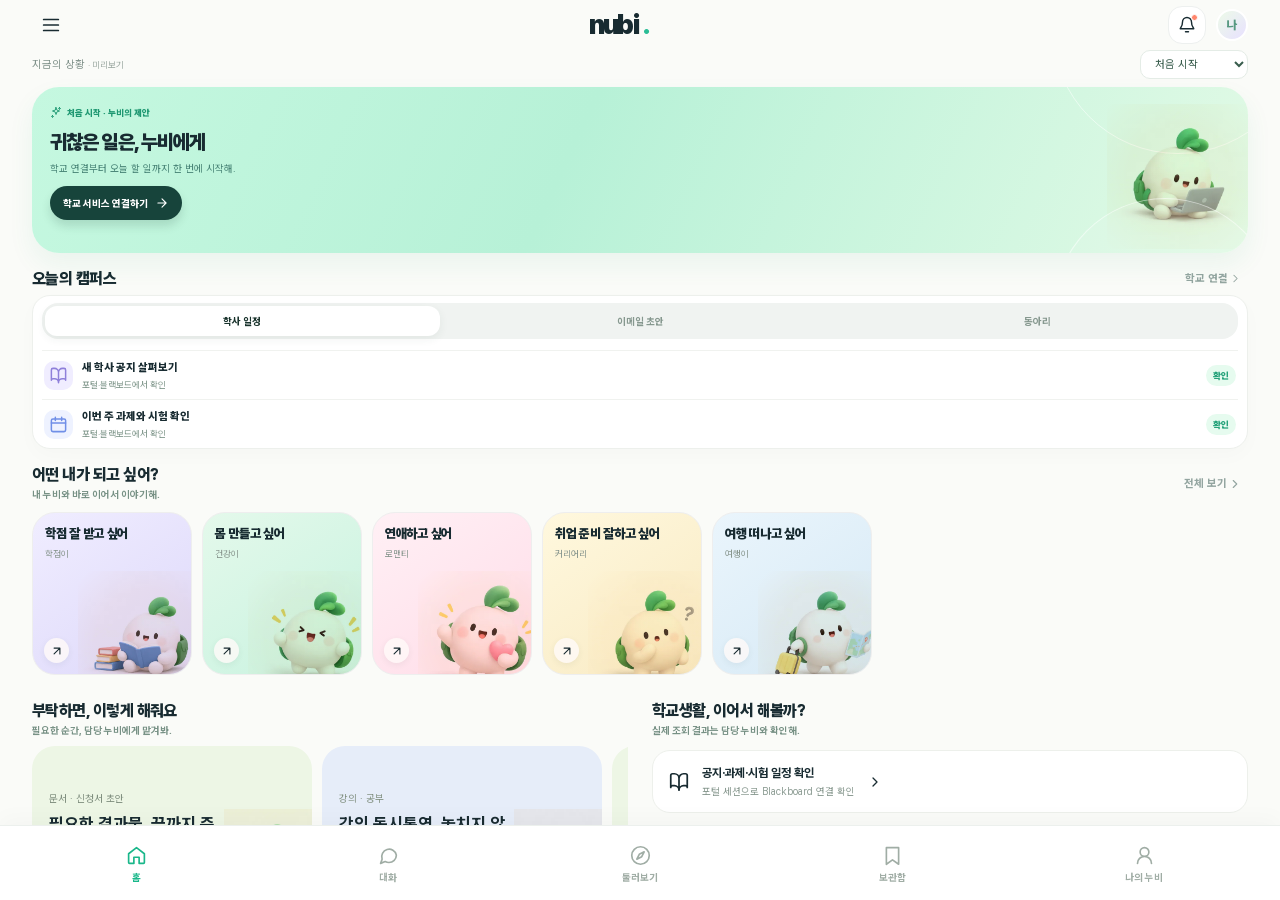
<file: mobile-aside-mvp/app/src/campushome/assets/nubi_home/index.html>
<!doctype html><html lang="ko"><head><meta charset="utf-8"><meta name="viewport" content="width=device-width,initial-scale=1,viewport-fit=cover"><meta http-equiv="Content-Security-Policy" content="default-src 'self' file:; script-src 'self' 'unsafe-inline'; style-src 'self' 'unsafe-inline'; img-src 'self' file: data:; font-src 'self' file:; connect-src 'none'; frame-src 'none'; object-src 'none'; form-action 'none'"><title>누비 · 새 홈</title><link rel="stylesheet" href="style.css"></head><body><div class="phone-shell"><div id="app" class="app" role="application" aria-label="누비 새 홈"></div></div><script>const NUBI_IMAGES={1:'assets/character_01.webp',2:'assets/character_02.webp',3:'assets/character_03.webp',4:'assets/character_04.webp',5:'assets/character_05.webp',6:'assets/character_06.webp',7:'assets/character_07.webp',8:'assets/character_08.webp',9:'assets/character_09.webp',10:'assets/character_10.webp'}</script><script src="app.js"></script></body></html>
</file>
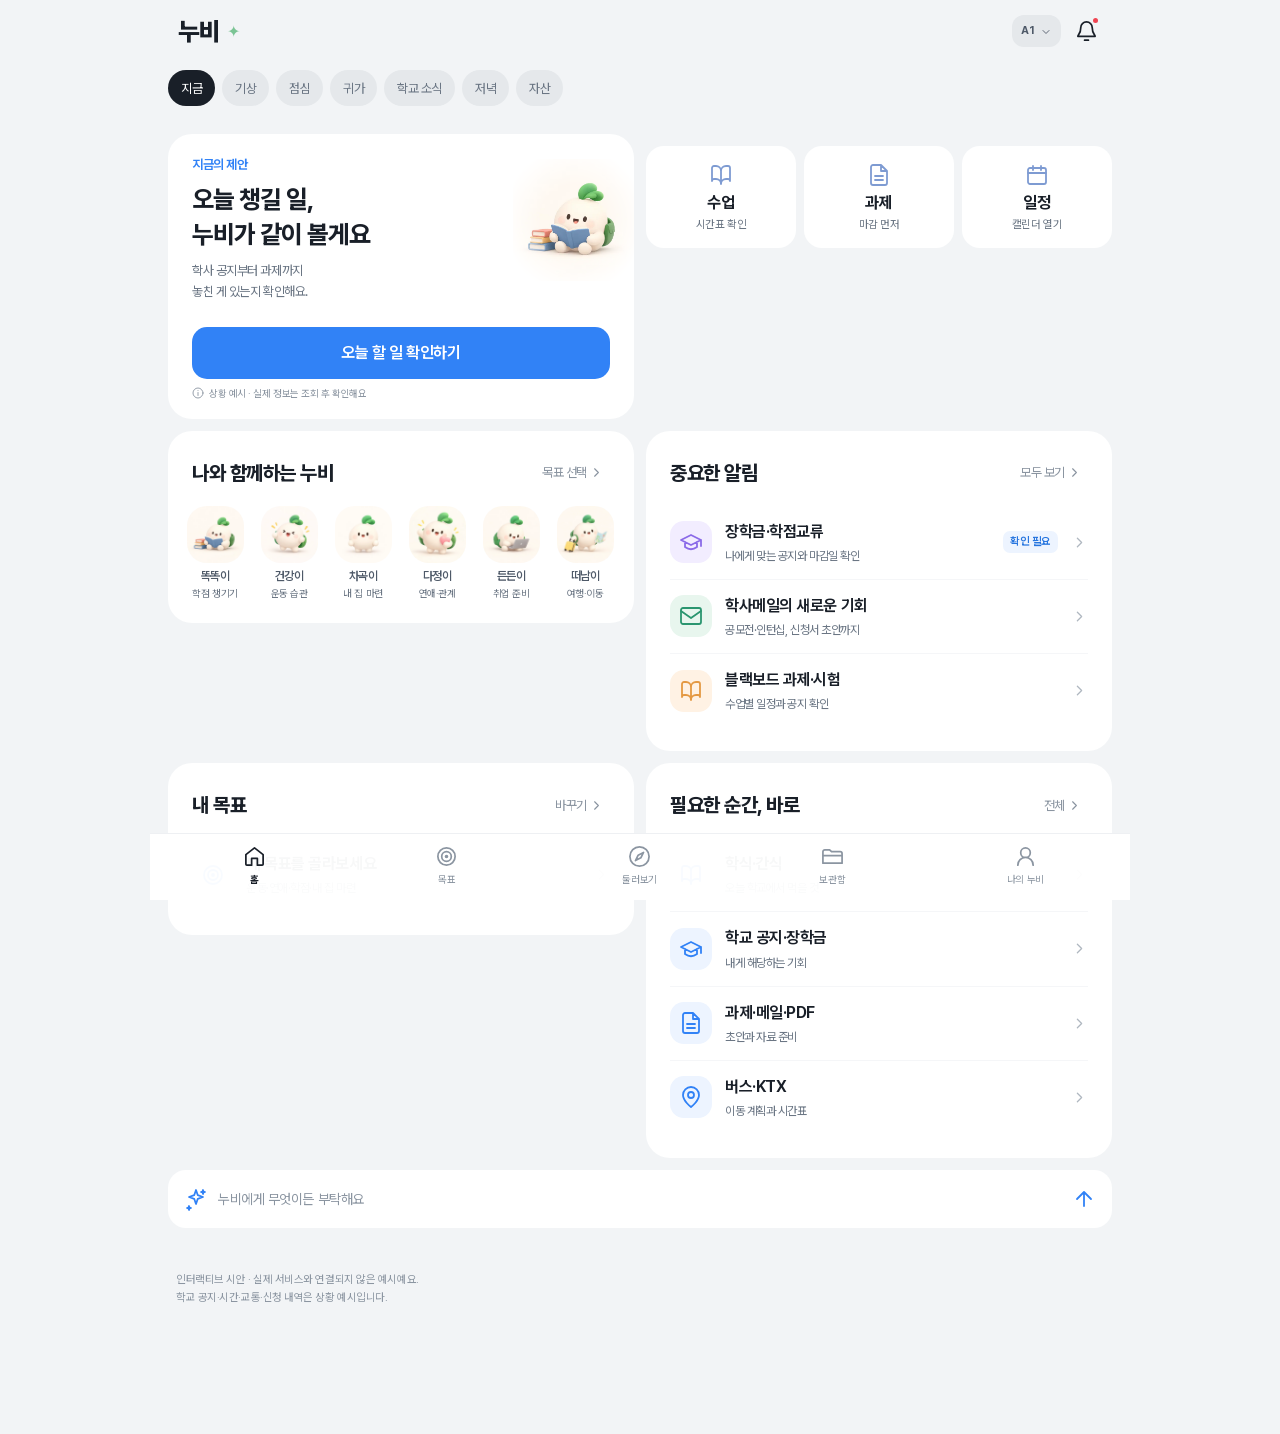
<file: mobile-aside-mvp/app/src/main/assets/nubi_home/index.html>
<!doctype html><html lang="ko"><head><meta charset="utf-8"><meta name="viewport" content="width=device-width,initial-scale=1,viewport-fit=cover"><meta http-equiv="Content-Security-Policy" content="default-src 'self' data:; script-src 'self'; style-src 'self' 'unsafe-inline'; img-src 'self' data:; connect-src 'none'; frame-src 'none'; object-src 'none'; base-uri 'none'; form-action 'none'"><meta name="theme-color" content="#f2f4f6"><title>누비 · 오늘을 함께</title><link rel="stylesheet" href="style.css"></head><body><div id="app"></div><div id="layers"></div><div id="toast" role="status"></div><script src="icons.js"></script><script src="app.js"></script></body></html>
</file>
<file: mobile-aside-mvp/app/src/campushome/assets/nubi_home/style.css>
/* NUBI — authored mobile visual system. Open-source inspiration and notices: reports/README.md */
:root{
 --ink:#182b31;--muted:#849293;--muted2:#a7b3b2;--line:#e9eeec;
 --mint:#2abd96;--mint2:#7ee2bb;--deep:#173d35;--cream:#f7f9f6;
 --lilac:#9286ed;--purple-bg:#eeebff;--coral:#faac97;--peach:#fff0e7;
 --shadow:0 14px 38px rgba(20,50,43,.07);
 --radius:23px;
 font-family:Pretendard,'Apple SD Gothic Neo','Noto Sans KR',system-ui,-apple-system,BlinkMacSystemFont,sans-serif;
}
*{box-sizing:border-box}html,body{height:100%;margin:0}body{color:var(--ink);background:#eaf0eb;overflow:hidden;-webkit-font-smoothing:antialiased}
button,input,textarea,select{font-family:inherit}button{cursor:pointer;border:0;background:transparent;color:inherit}button:disabled{opacity:.45;cursor:not-allowed}button:focus-visible,input:focus-visible,textarea:focus-visible{outline:2px solid #2abd96;outline-offset:3px}
a{color:inherit}svg{display:block;flex-shrink:0}.icon{width:20px;height:20px;stroke:currentColor;stroke-width:1.9;stroke-linecap:round;stroke-linejoin:round;fill:none}.i16{width:16px;height:16px}.i18{width:18px;height:18px}.i22{width:22px;height:22px}.i24{width:24px;height:24px}
.ambient{position:fixed;pointer-events:none;z-index:0;border-radius:50%;filter:blur(1px)}.a1{width:46vw;height:46vw;left:-16vw;top:-18vw;background:radial-gradient(circle,#d0fbe8 0,#daf2e9 42%,transparent 68%)}.a2{width:65vw;height:65vw;bottom:-36vw;right:-23vw;background:radial-gradient(circle,#dedafd 0,#e4ecee 50%,transparent 70%)}
.phone-shell{position:relative;z-index:1;margin:auto;width:430px;height:min(920px,calc(100dvh - 38px));top:19px;padding:9px;background:#212d2e;border-radius:52px;box-shadow:0 45px 95px rgba(40,57,51,.23),inset 0 0 0 1px rgba(255,255,255,.35)}
.app{position:relative;display:flex;flex-direction:column;width:100%;height:100%;background:#fafbf8;overflow:hidden;border-radius:43px;isolation:isolate}
.desktop-intro{position:fixed;z-index:1;left:max(50px,calc(50% - 645px));top:24%;width:380px}.desktop-brand{font-size:40px;letter-spacing:-2.4px;font-weight:900}.desktop-brand>span:last-child{color:var(--mint)}.brand-dot{font-size:31px;color:#25bd8d;vertical-align:3px}.desktop-overline{font-size:11px;font-weight:800;letter-spacing:2px;margin:38px 0 17px;color:#6fa795}.desktop-intro h1{font-size:41px;line-height:1.31;letter-spacing:-1.9px;margin:0;font-weight:850}.desktop-intro h1 em{font-style:normal;color:#21ad83}.desktop-intro p{font-size:16px;line-height:1.9;color:#647c75}.desktop-chips{display:flex;flex-wrap:wrap;gap:7px;margin-top:22px}.desktop-chips span{background:#fff;padding:9px 12px;border:1px solid #e1eae5;border-radius:999px;font-size:12px;font-weight:750}.desktop-foot{margin-top:65px;color:#93a29d;font-size:12px}.offline-note{position:fixed;right:30px;bottom:22px;font-size:11px;color:#849c91}
.statusbar{height:36px;flex:0 0 36px;display:flex;align-items:center;justify-content:space-between;padding:0 26px 0 31px;font-size:12px;font-weight:800;letter-spacing:-.4px;background:#fafbf8;z-index:3}.sys{display:flex;gap:5px;align-items:center}.sys .icon{height:14px;width:14px;stroke-width:2.5}
.page-scroll{min-height:0;flex:1;overflow:auto;overscroll-behavior:contain;scrollbar-width:none;padding:0 21px 22px}.page-scroll::-webkit-scrollbar,.hscroll::-webkit-scrollbar{display:none}.page-enter{animation:page-enter .28s cubic-bezier(.2,.8,.2,1)}@keyframes page-enter{from{opacity:.45;transform:translateY(8px)}to{opacity:1;transform:translateY(0)}}
.app-header{height:54px;display:flex;justify-content:space-between;align-items:center;gap:10px}.logo{font-size:27px;letter-spacing:-1.7px;line-height:1;font-weight:900;display:flex;align-items:center;gap:4px}.logo em{color:var(--mint);font-style:normal}.top-actions{display:flex;gap:10px;align-items:center}.iconbtn{height:38px;min-width:38px;padding:0;display:grid;place-items:center;border-radius:14px;background:#fff;border:1px solid #edf0ef;position:relative}.iconbtn.muted{background:#f2f5f3}.iconbtn.plain{background:transparent;border:0}.iconbtn:active,.mini-action:active,.btn:active,.nav-item:active{transform:scale(.965)}.notif-dot{width:7px;height:7px;background:#ff866d;border-radius:50%;position:absolute;top:7px;right:7px;border:1px solid white}.profile-tiny{width:32px;height:32px;border-radius:50%;background:linear-gradient(135deg,#edfbe8,#e8e1ff);border:2px solid #fff;display:grid;place-items:center;font-weight:800;font-size:12px;color:#589981}
.eyebrow{font-size:10px;font-weight:850;color:#40a88b;letter-spacing:1.5px;text-transform:uppercase}.greeting{margin-top:11px;display:flex;justify-content:space-between;align-items:flex-start}.greeting h1{font-size:29px;letter-spacing:-1.1px;margin:8px 0 7px;line-height:1.34;font-weight:850}.soft-text{color:var(--muted);font-size:12px}.greet-date{font-size:12px;color:#77958a}.greet-mascot{width:113px;height:118px;object-fit:cover;mix-blend-mode:multiply;mask-image:radial-gradient(ellipse 69% 67% at 51% 49%,#000 56%,transparent 98%);margin-top:-9px;margin-right:-11px}
.hero{position:relative;isolation:isolate;border-radius:27px;background:linear-gradient(115deg,#c5f8e0,#b7f1d7 44%,#e2fae6 100%);min-height:184px;overflow:hidden;padding:22px;margin-top:18px;box-shadow:0 12px 27px rgba(29,156,105,.07)}.hero:before,.hero:after{content:"";position:absolute;border:1px solid #ffffff80;border-radius:50%;pointer-events:none}.hero:before{width:250px;height:250px;top:-185px;right:-56px}.hero:after{width:220px;height:220px;bottom:-167px;right:-28px;background:#ffffff18}.hero-copy{z-index:1;position:relative;max-width:63%}.hero .label{font-size:11px;font-weight:850;display:inline-flex;align-items:center;gap:5px;color:#1f9872}.hero h2{font-size:23px;letter-spacing:-.9px;line-height:1.34;margin:10px 0 7px;font-weight:900}.hero p{font-size:12px;color:#4b8779;line-height:1.5;margin:0}.hero-figure{position:absolute;right:-30px;bottom:-24px;width:210px;height:210px;object-fit:cover;mix-blend-mode:multiply;mask-image:radial-gradient(ellipse 70% 71% at 50% 50%,#000 51%,transparent 100%);z-index:0}.hero-cta{display:inline-flex;align-items:center;gap:7px;margin-top:15px;background:#17443b;color:#fff;padding:9px 15px;border-radius:999px;font-weight:800;font-size:11px;position:relative;z-index:2;box-shadow:0 6px 10px #133d3226}
.section{margin-top:26px}.section-head{display:flex;align-items:center;justify-content:space-between;margin-bottom:12px;gap:5px}.section-title{font-size:17px;font-weight:850;letter-spacing:-.55px;margin:0}.section-sub{font-size:11px;font-weight:650;color:#90a19a;margin-top:3px}.textlink{display:inline-flex;align-items:center;gap:1px;font-size:11px;font-weight:750;color:#93a5a0;white-space:nowrap}.textlink .icon{width:14px;height:14px}.tag{background:#e5f9ee;color:#209575;border-radius:999px;padding:5px 9px;font-size:10px;font-weight:800;display:inline-flex;align-items:center;gap:4px}.tag.purple{color:#7465c6;background:#edeaff}.tag.peach{color:#bf745a;background:#fff0e8}.tag.gray{color:#7a9287;background:#eef2ee}.tag.dark{color:#d4f3e1;background:#254e43}
.segment{display:flex;align-items:center;gap:3px;background:#f0f3f1;padding:4px;border-radius:16px}.segment button{flex:1;min-width:0;padding:9px 6px;border-radius:12px;font-size:12px;font-weight:750;color:#86988f;transition:.18s}.segment button.active{background:#fff;color:#19332c;box-shadow:0 3px 10px #2a403212}.segment.slim button{padding:7px 5px;font-size:11px}.campus-card{border:1px solid #edf0ec;background:#fff;border-radius:23px;padding:14px 14px 7px;box-shadow:0 7px 20px #16372905}.campus-items{margin-top:11px}.campus-item{padding:13px 4px;display:flex;gap:11px;align-items:center;border-top:1px solid #f0f2ef;text-align:left;width:100%}.campus-icon{height:38px;width:38px;display:grid;place-items:center;border-radius:13px;background:#edfbf2;color:#20aa80;flex-shrink:0}.campus-icon.purple{color:#8f80da;background:#f0edff}.campus-icon.orange{color:#e89a63;background:#fff3e8}.campus-icon.blue{color:#708fe7;background:#eef2ff}.campus-icon.pink{color:#e78092;background:#fff0f3}.campus-copy{min-width:0;flex:1}.campus-copy strong{font-size:12px;font-weight:820;display:block;line-height:1.5}.campus-copy span{font-size:10px;color:#93a49e;display:block;margin-top:2px;white-space:nowrap;overflow:hidden;text-overflow:ellipsis}.badge-count{background:#e6fbef;color:#26a37b;border-radius:99px;padding:5px 7px;font-size:10px;font-weight:900}
.goals-peek{display:flex;gap:10px;overflow:auto;padding:2px 0 10px;scroll-snap-type:x mandatory;scrollbar-width:none}.goal-tile{scroll-snap-align:start;min-width:157px;height:173px;border:1px solid #eee;position:relative;padding:14px;border-radius:23px;overflow:hidden;text-align:left;flex:0 0 157px}.goal-tile .goal-title{font-size:15px;font-weight:900;line-height:1.36;letter-spacing:-.3px;position:relative;z-index:1}.goal-tile .goal-by{font-size:10px;color:#89978f;margin-top:5px;position:relative;z-index:1}.goal-tile img{position:absolute;width:152px;height:152px;right:-19px;bottom:-27px;mix-blend-mode:multiply;mask-image:radial-gradient(ellipse 68% 70% at 51% 52%,#000 55%,transparent 98%)}
.goal-tile .addbubble{position:absolute;bottom:14px;left:14px;width:25px;height:25px;border-radius:50%;background:#fffaf9cc;display:grid;place-items:center;z-index:2;box-shadow:0 2px 6px #38594712}
.pastel-mint{background:linear-gradient(145deg,#e4f9eb,#c7f2df)}.pastel-lilac{background:linear-gradient(145deg,#f0edff,#ddd8fa)}.pastel-peach{background:linear-gradient(145deg,#fff1e7,#f9d8c2)}.pastel-blue{background:linear-gradient(145deg,#eaf5fc,#d6e9f5)}.pastel-yellow{background:linear-gradient(145deg,#fff8de,#f8eac3)}.pastel-pink{background:linear-gradient(145deg,#fff0f5,#ffdce8)}
.quick-heading{display:flex;justify-content:space-between;align-items:center;margin-bottom:9px}.quick-grid{display:grid;grid-template-columns:1fr 1fr;gap:10px}.quick-card{padding:15px 13px;min-height:105px;text-align:left;background:#fff;border:1px solid #edf1ed;border-radius:20px;position:relative;overflow:hidden}.quick-card i{font-style:normal;color:#90a0a5;font-size:11px}.quick-card strong{display:block;font-size:13px;font-weight:850;margin-top:5px}.quick-card .quick-symbol{height:35px;width:35px;border-radius:12px;display:grid;place-items:center;margin-bottom:4px}.quick-card .quick-arrow{position:absolute;right:13px;bottom:15px;color:#c6d0cb}.quick-card:nth-child(3){grid-column:span 2;display:flex;align-items:center;gap:13px;min-height:78px}.quick-card:nth-child(3) .quick-symbol{margin:0}
.friend-card{display:flex;align-items:center;gap:10px;padding:13px;border:1px solid #edf0ec;border-radius:20px;background:#fff;text-align:left;width:100%}.friend-faces{display:flex;align-items:center;width:63px;flex-shrink:0}.face{width:35px;height:35px;border-radius:50%;overflow:hidden;background:#edfaed;border:2px solid white;display:grid;place-items:center}.face img{width:100%;height:100%;object-fit:cover}.face+ .face{margin-left:-12px}.friend-card p{font-size:11px;color:#91a49a;margin:3px 0 0}.friend-card strong{font-size:12px}
.navbar{height:75px;flex:0 0 75px;display:flex;align-items:flex-start;justify-content:space-around;padding:11px 10px 7px;background:#fff;border-top:1px solid #ecf0ed;box-shadow:0 -8px 20px rgba(13,35,28,.025);position:relative;z-index:5}.nav-item{flex:1;display:flex;flex-direction:column;align-items:center;justify-content:center;gap:5px;font-weight:750;font-size:10px;color:#a0ada5;height:54px}.nav-item.active{color:#1ab78a}.nav-item .icon{width:21px;height:21px}.nav-main{position:relative;transform:translateY(-20px)}.nav-main .center-figure{height:58px;width:58px;border-radius:20px;display:grid;place-items:center;background:linear-gradient(150deg,#c5f7d8,#8de2bc);box-shadow:0 7px 18px #68cc9d43;border:3px solid white}.nav-main img{width:65px;height:65px;object-fit:cover;mix-blend-mode:multiply;mask-image:radial-gradient(ellipse 66% 62% at center,#000 52%,transparent 96%)}.nav-main span{margin-top:-1px;color:#3cad84;font-weight:900}
/* page compositions */
.topline{display:flex;align-items:center;gap:9px;margin:1px 0 19px}.topline .back{display:grid;place-items:center;width:36px;height:36px;border-radius:13px;background:#fff;border:1px solid #eef1ed}.topline h2{font-size:16px;letter-spacing:-.5px;margin:0;font-weight:850;flex:1}.topline .right{display:flex;gap:6px}
.page-heading{margin:11px 0 20px}.page-heading h1{font-size:27px;line-height:1.38;letter-spacing:-1.2px;margin:7px 0 6px}.page-heading p{font-size:12px;line-height:1.7;color:#8da39a;margin:0}
.searchbar{height:47px;background:#fff;border:1px solid #e8eeeb;border-radius:16px;display:flex;align-items:center;gap:9px;padding:0 14px;color:#91a49d}.searchbar input{flex:1;min-width:0;font-size:12px;border:none;outline:none;color:#253a32;background:transparent}.searchbar input::placeholder{color:#a1afa9}
.category-pills{display:flex;gap:7px;overflow-x:auto;scrollbar-width:none;padding:8px 0 12px}.category-pills button{white-space:nowrap;border:1px solid #ebefec;background:#fff;padding:9px 14px;border-radius:99px;font-size:11px;font-weight:750;color:#899b92}.category-pills button.active{background:#203d35;color:#fff;border-color:#203d35}
.goals-banner{border-radius:24px;padding:18px 18px 10px;background:#e9f8f1;display:flex;justify-content:space-between;align-items:center;min-height:128px;overflow:hidden}.goals-banner h2{font-size:17px;line-height:1.4;margin:0 0 8px;font-weight:900}.goals-banner img{height:120px;width:120px;object-fit:cover;mix-blend-mode:multiply;mask-image:radial-gradient(ellipse,#000 54%,transparent 78%);margin-right:-10px}
.goal-grid{display:grid;grid-template-columns:1fr 1fr;gap:10px;margin-top:14px}.goal-card{height:193px;text-align:left;padding:15px;border-radius:23px;position:relative;overflow:hidden;border:1px solid rgba(80,100,90,.04);transition:transform .16s}.goal-card:active{transform:scale(.97)}.goal-card .micro{font-size:10px;font-weight:800;color:#859e91}.goal-card h3{font-size:16px;letter-spacing:-.5px;font-weight:870;margin:7px 0 4px;line-height:1.42;position:relative;z-index:1}.goal-card small{position:relative;z-index:1;font-size:10px;color:#91a09b}.goal-card img{position:absolute;width:160px;height:160px;right:-23px;bottom:-28px;object-fit:cover;mix-blend-mode:multiply;mask-image:radial-gradient(ellipse 68% 67% at center,#000 53%,transparent 98%)}.goal-card .arrow-pill{position:absolute;right:11px;top:11px;border-radius:50%;background:#ffffffb3;padding:6px;color:#547064;z-index:3}
/* chat */
.chatpage{padding-bottom:0;display:flex;flex-direction:column;min-height:0;overflow:hidden}.chat-header{display:flex;align-items:center;gap:10px;margin-bottom:0;flex-shrink:0;padding-bottom:8px;border-bottom:1px solid #edf0eb}.chat-avatar{height:48px;width:48px;object-fit:cover;background:#e1faea;border-radius:19px;border:1px solid #eef1ed}.chat-head-main{flex:1;min-width:0}.chat-head-main strong{display:block;font-size:14px;font-weight:850}.chat-head-main span{display:flex;align-items:center;gap:4px;margin-top:3px;font-size:10px;color:#98a89f}.online-dot{background:#23ba83;width:7px;height:7px;border-radius:50%}.chat-action{display:grid;place-items:center;height:36px;width:36px;border-radius:13px;background:#f5f8f4}
.chat-area{overflow-y:auto;flex:1;min-height:0;display:flex;flex-direction:column;padding:16px 0 16px;gap:13px;scrollbar-width:none}.chat-date{text-align:center;margin-bottom:8px;font-size:10px;font-weight:800;color:#aeb6ae}.chat-empty{margin:auto 0 12px;text-align:center;display:flex;flex-direction:column;align-items:center}.chat-empty img{height:190px;width:190px;object-fit:cover;mix-blend-mode:multiply;mask-image:radial-gradient(ellipse,#000 52%,transparent 75%)}.chat-empty h2{font-size:21px;margin:-5px 0 8px;letter-spacing:-.5px}.chat-empty p{font-size:12px;line-height:1.7;color:#8ba49b;margin:0;max-width:240px}.chat-goal-tag{display:inline-flex;align-items:center;gap:6px;padding:8px 12px;border-radius:99px;background:#e8f8f0;color:#219e78;font-size:11px;font-weight:800;margin:6px 0 13px}
.chat-suggestions{display:flex;flex-direction:column;align-items:flex-start;gap:8px;width:100%;margin-top:12px}.suggestion{display:flex;align-items:center;gap:8px;max-width:100%;padding:11px 12px;border:1px solid #e7ede7;border-radius:15px;background:#fff;text-align:left;font-size:11px;color:#476e60;box-shadow:0 4px 13px #1b403508}.suggestion .icon{color:#27b78d}
.bubble-row{display:flex;gap:7px;max-width:97%;align-items:flex-end}.bubble-row.user{align-self:flex-end;justify-content:flex-end}.bubble-row.agent{align-self:flex-start}.bubble-face{height:27px;width:27px;border-radius:11px;object-fit:cover}.bubble{padding:11px 13px;max-width:265px;background:#fff;border:1px solid #ecf0eb;border-radius:17px 17px 17px 6px;font-size:12px;line-height:1.7;word-break:keep-all}.user .bubble{background:#233f36;color:#fff;border-color:#233f36;border-radius:17px 17px 6px 17px}.bubble strong{font-weight:850}.typing-dots{display:flex;gap:5px;padding:4px}.typing-dots span{width:5px;height:5px;background:#8ebfad;border-radius:50%;animation:pop 1s ease-in-out infinite}.typing-dots span:nth-child(2){animation-delay:.18s}.typing-dots span:nth-child(3){animation-delay:.36s}@keyframes pop{50%{transform:translateY(-5px);opacity:.3}}
.agent-work-result{background:#fff;border:1px solid #e7eee9;border-radius:20px;max-width:330px;width:100%;margin-left:32px;padding:13px;box-shadow:0 4px 14px #274d3908}.agent-work-result .result-heading{display:flex;align-items:center;gap:7px;font-size:11px;font-weight:850}.step-rail{display:flex;gap:5px;margin:10px 0}.step-rail span{height:4px;background:#dfece6;flex:1;border-radius:6px}.step-rail span.done{background:#34bb8f}.result-footer{display:flex;gap:7px;margin-top:12px}.result-footer button{flex:1;background:#f0f8f3;color:#1d9a76;font-size:10px;padding:10px 7px;border-radius:12px;font-weight:800}.result-footer button:first-child{background:#213e35;color:#fff}
.chat-composer{flex:0 0 auto;padding:9px 0 11px;border-top:1px solid #eef1ef;background:#fafbf8}.composer-top{display:flex;gap:6px;align-items:center;margin-bottom:8px}.composer-top button{display:inline-flex;gap:5px;align-items:center;white-space:nowrap;border:1px solid #e6f0e9;border-radius:999px;font-size:10px;font-weight:800;padding:6px 9px;color:#52a58a;background:#fff}.composer-top button .icon{width:13px;height:13px}.compose-box{display:flex;align-items:flex-end;gap:6px;background:#fff;border:1px solid #e6ece9;border-radius:19px;padding:6px;box-shadow:0 6px 14px #18372b05}.compose-box textarea{font-size:12px;color:#20352e;min-width:0;flex:1;min-height:33px;max-height:95px;resize:none;border:0;outline:0;padding:10px 6px 4px;background:transparent}.compose-box textarea::placeholder{color:#adb9b2}.compose-tool{height:34px;width:34px;border-radius:12px;display:grid;place-items:center;flex-shrink:0;color:#708b7e}.compose-send{background:#28b98c;color:#fff}
/* character dashboard */
.workspace-hero{display:flex;align-items:center;gap:10px;background:linear-gradient(115deg,#e6f9ed,#f3f7e9);border-radius:23px;padding:12px 16px;margin:2px 0 17px;position:relative;overflow:hidden}.workspace-hero img{height:91px;width:91px;object-fit:cover;mix-blend-mode:multiply;mask-image:radial-gradient(ellipse,#000 52%,transparent 76%);margin:-9px -16px -10px -16px}.workspace-hero .ws-info{flex:1;position:relative;z-index:2}.workspace-hero h2{margin:7px 0 4px;font-size:19px;font-weight:900}.workspace-hero p{font-size:11px;color:#83a095;line-height:1.5;margin:0}.ws-chatbtn{background:#204639;color:white;border-radius:100px;padding:9px 11px;font-size:10px;font-weight:800;display:flex;gap:4px;align-items:center;white-space:nowrap}
.ws-segment{display:flex;background:#eef1ed;padding:5px;border-radius:17px;margin-bottom:15px;gap:4px}.ws-segment button{flex:1;border-radius:13px;font-size:12px;font-weight:800;padding:11px 2px;color:#8ca096}.ws-segment button.active{background:#fff;color:#1c3b2f;box-shadow:0 2px 8px #18362812}
.featured-auto{background:#203b34;border-radius:23px;color:#f5fbf7;padding:16px;position:relative;overflow:hidden}.featured-auto .top{display:flex;justify-content:space-between;align-items:center}.featured-auto h3{font-size:17px;line-height:1.35;margin:12px 0 5px;letter-spacing:-.5px}.featured-auto p{color:#c5d9d0;font-size:11px;line-height:1.7;max-width:250px;margin:0 0 13px}.live-badge{color:#c8f9df;background:#34644f;border-radius:99px;display:inline-flex;align-items:center;gap:6px;font-size:10px;padding:6px 9px;font-weight:850}.live-badge .pulse{width:6px;height:6px;background:#75edab;border-radius:50%;box-shadow:0 0 0 4px #75edab24;animation:pulse 2s infinite}@keyframes pulse{50%{box-shadow:0 0 0 8px #75edab04}}
.browser-mock{border-radius:18px;overflow:hidden;background:#fbfbfa;color:#24342e;border:4px solid #4e7264;max-width:280px;margin:8px auto 1px;box-shadow:0 10px 19px #04110c35;min-height:183px}.browser-top{height:29px;display:flex;align-items:center;gap:7px;background:#f8fbf9;padding:0 10px;border-bottom:1px solid #edf0ee;color:#45685e;font-size:9px}.browser-search{flex:1;background:#eef1ee;border-radius:8px;padding:5px 7px;font-size:9px;color:#6f867e}.browser-body{min-height:146px;padding:10px;background:linear-gradient(180deg,#fff,#f5f6f4)}.browser-mini-label{font-size:9px;color:#7a9587;font-weight:800;display:flex;align-items:center;gap:4px;margin-bottom:8px}.mock-product-row{display:flex;gap:8px}.mock-prod{background:#f1f4f0;border-radius:12px;flex:1;text-align:left;padding:7px}.mock-prod .mock-art{height:61px;border-radius:9px;background:linear-gradient(120deg,#e5e6e0,#d8e9e4);display:grid;place-items:center}.mock-prod strong{font-size:9px;display:block;margin:5px 0 2px}.mock-prod small{font-size:9px;color:#229c75;font-weight:900}.browse-progress{display:flex;gap:6px;align-items:center;font-size:10px;color:#d3e9d9;margin-top:12px}.browse-progress .tracker{height:4px;background:#466357;border-radius:9px;flex:1;overflow:hidden}.tracker b{display:block;height:100%;background:#6df0ae;transition:width .4s}.auto-actions{display:flex;gap:8px;margin-top:12px}.auto-actions button{flex:1;background:#75e4b6;color:#153a2c;border-radius:12px;font-size:11px;font-weight:900;padding:12px 8px}.auto-actions button.ghost{background:#416255;color:#fff}
.auto-card{border:1px solid #eaf0eb;background:#fff;border-radius:19px;padding:12px;display:flex;gap:11px;align-items:center;margin:9px 0}.auto-art{height:57px;width:57px;display:grid;place-items:center;border-radius:17px;flex-shrink:0;color:#28b58b}.auto-content{min-width:0;flex:1}.auto-content h4{font-size:12px;font-weight:850;margin:0 0 4px}.auto-content p{font-size:10px;color:#99a9a0;margin:0;line-height:1.55}.auto-content .auto-sub{font-size:10px;color:#51ad8a;margin-top:5px;font-weight:750}.mini-action{min-width:36px;height:36px;padding:0 9px;background:#edf9f2;color:#1faa7d;border-radius:12px;font-weight:900;font-size:11px;display:grid;place-items:center}
/* community */
.social-card{background:#fff;border:1px solid #ecf0eb;border-radius:22px;padding:16px;margin-bottom:12px}.social-head{display:flex;align-items:center;gap:9px}.social-pic{height:34px;width:34px;border-radius:13px;background:#e7e8ff;display:grid;place-items:center;font-weight:900;color:#6c68b7;font-size:15px}.social-head strong{font-size:12px}.social-head small{font-size:9px;color:#a6b3ab;display:block;margin-top:2px}.social-source{font-size:10px;font-weight:850;color:#9eaba4;margin-left:auto}.social-card h3{font-size:14px;margin:13px 0 5px;line-height:1.5;letter-spacing:-.15px}.social-card p{color:#84958d;font-size:11px;line-height:1.75;margin:0}.social-footer{margin-top:15px;display:flex;justify-content:space-between;align-items:center}.social-footer .reactions{display:flex;gap:12px;color:#a6b4ab;font-size:10px}.social-footer button{padding:9px 13px;color:#25a879;font-size:10px;background:#ebf9f1;border-radius:11px;font-weight:850}
.media-feature{background:#fff;border:1px solid #edf0ed;border-radius:22px;overflow:hidden;margin-bottom:14px}.video-poster{height:198px;background:linear-gradient(125deg,#162f30,#366c59 65%,#b1d3ae);position:relative;overflow:hidden;color:white}.video-poster:before{content:"";position:absolute;width:250px;height:250px;border:1px solid #ffffff28;border-radius:50%;top:-100px;right:-80px}.video-poster .video-typography{position:absolute;top:23px;left:22px;z-index:1}.video-typography small{color:#baf4d7;font-size:10px;font-weight:800}.video-typography strong{display:block;font-size:23px;line-height:1.29;letter-spacing:-.8px;margin-top:10px}.video-poster img{position:absolute;height:233px;width:233px;right:-35px;bottom:-31px;mix-blend-mode:screen;opacity:.94;mask-image:radial-gradient(ellipse,#000 54%,transparent 80%)}.video-play{position:absolute;left:50%;top:55%;transform:translate(-50%,-50%);border-radius:50%;height:49px;width:49px;background:#ffffffed;color:#225342;display:grid;place-items:center;z-index:3;box-shadow:0 8px 20px #122b2c33}.media-caption{padding:14px}.media-caption h3{font-size:13px;margin:0 0 7px}.media-caption p{font-size:10px;color:#92a397;margin:0 0 12px}.media-caption button{padding:11px 13px;background:#e7f8ef;color:#249d76;border-radius:10px;font-size:11px;font-weight:900}
/* calendar */
.calendar-card{background:#fff;border:1px solid #edf1ed;border-radius:23px;padding:16px}.calendar-month{display:flex;align-items:center;justify-content:space-between;margin-bottom:16px}.calendar-month strong{font-size:17px}.calendar-month button{width:33px;height:33px;display:grid;place-items:center;border-radius:12px;background:#f4f7f4}.calgrid{display:grid;grid-template-columns:repeat(7,1fr);gap:1px}.calweek{color:#a0afa6;font-size:10px;font-weight:800;text-align:center;margin-bottom:10px}.calday{height:43px;display:flex;align-items:center;flex-direction:column;justify-content:center;font-size:11px;font-weight:740;border-radius:12px;position:relative}.calday.muted{color:#cad3cc}.calday.today{color:#00a976}.calday.selected{background:#35bf93;color:#fff}.calday .dot{height:4px;width:4px;border-radius:50%;background:#31c08e;margin-top:4px}.calday.selected .dot{background:#fff}.event-row{display:flex;gap:12px;padding:12px 2px;border-bottom:1px solid #edf1ee;align-items:center}.event-time{font-size:11px;color:#8dab9d;width:45px;flex-shrink:0;font-weight:800}.event-line{height:40px;width:3px;border-radius:5px;background:#38cb98}.event-info{flex:1}.event-info strong{font-size:12px;display:block}.event-info span{font-size:10px;color:#9caea2;display:block;margin-top:4px}.event-action{font-size:10px;font-weight:850;color:#26a57b}
/* store */
.shop-hero{background:linear-gradient(112deg,#f5e7ff,#e0f9ee);padding:18px;border-radius:24px;display:flex;align-items:center;overflow:hidden}.shop-hero h2{font-size:20px;line-height:1.35;letter-spacing:-.5px;margin:8px 0 5px}.shop-hero p{font-size:11px;color:#859e8f;margin:0}.shop-hero img{height:139px;width:139px;object-fit:cover;mix-blend-mode:multiply;mask-image:radial-gradient(ellipse,#000 52%,transparent 77%);margin:-15px -16px -16px 0}
.product-grid{display:grid;grid-template-columns:repeat(2,minmax(0,1fr));gap:10px}.product-card{background:#fff;border:1px solid #e9efec;border-radius:19px;overflow:hidden;position:relative;text-align:left}.product-image{height:142px;display:grid;place-items:center;position:relative;overflow:hidden}.product-img-emoji{font-size:72px;filter:drop-shadow(0 10px 9px #1f343417);transition:transform .3s}.product-card:active .product-img-emoji{transform:scale(1.1) rotate(-5deg)}.product-body{padding:11px}.product-body h4{font-size:12px;line-height:1.5;margin:0 0 4px;font-weight:820;min-height:35px}.product-body .source{font-size:9px;color:#99aaa1}.price{font-size:15px;font-weight:900;letter-spacing:-.5px;margin:7px 0}.product-bottom{display:flex;align-items:center;justify-content:space-between;gap:5px}.product-bottom span{font-size:10px;color:#9aa79f}.product-bottom button{width:30px;height:30px;border-radius:10px;background:#eff8f2;color:#27ad80;display:grid;place-items:center}.recommend-note{padding:13px 14px;background:#eef9f3;border-radius:18px;display:flex;align-items:center;gap:11px;margin:14px 0}.recommend-note img{width:45px;height:45px;border-radius:14px;object-fit:cover}.recommend-note strong{font-size:11px;display:block}.recommend-note p{font-size:10px;line-height:1.6;margin:4px 0 0;color:#679585}
/* saved agents/my */
.my-card{display:flex;gap:13px;align-items:center;border-radius:25px;padding:16px;background:linear-gradient(130deg,#dff9ed,#eaeaff);margin-bottom:17px}.my-card img{width:94px;height:94px;object-fit:cover;mix-blend-mode:multiply;mask-image:radial-gradient(ellipse,#000 52%,transparent 80%);margin:-12px 0 -12px -14px}.my-card h2{font-size:19px;letter-spacing:-.5px;margin:7px 0}.my-card p{font-size:10px;color:#829a8e;margin:0}.stat-row{display:grid;grid-template-columns:repeat(3,1fr);gap:9px}.stat-item{background:#fff;border:1px solid #eef0ed;border-radius:17px;padding:14px 8px;text-align:center}.stat-item strong{font-size:21px;font-weight:900;display:block}.stat-item small{font-size:10px;color:#91a99a}.agent-strip{display:flex;gap:11px;overflow:auto;scrollbar-width:none;padding:5px 1px}.agent-chip{display:flex;flex-direction:column;align-items:center;gap:5px;min-width:71px}.agent-chip img{width:61px;height:61px;object-fit:cover;border-radius:22px;border:2px solid #fff;background:#f5f7ed;box-shadow:0 3px 12px #18372c0a}.agent-chip span{font-size:10px;font-weight:750}.agent-chip.add img{display:none}.agent-chip.add .create-agent{display:grid;place-items:center;background:#eff7ee;width:61px;height:61px;border-radius:21px;border:1px dashed #accfbb;color:#37b68b}
.menu-list{background:#fff;border:1px solid #ecf0ed;border-radius:20px;overflow:hidden;margin-top:9px}.menu-row{width:100%;display:flex;align-items:center;padding:14px 15px;text-align:left;gap:12px;border-bottom:1px solid #f1f4f1}.menu-row:last-child{border:0}.menu-row .left-icon{width:30px;height:30px;border-radius:10px;display:grid;place-items:center;color:#55ad91;background:#ebf8f0}.menu-row strong{font-size:12px;flex:1}.menu-row .mini{font-size:10px;color:#9ea9a4;margin-left:auto}
/* connected apps */
.provider{display:flex;align-items:center;gap:11px;border-bottom:1px solid #eef1ed;padding:14px 2px}.provider .brand-box{width:42px;height:42px;display:grid;place-items:center;border-radius:15px;font-weight:950;font-size:15px;background:#eef8f0;color:#40a487}.provider .detail{flex:1}.provider .detail strong{font-size:12px;display:block}.provider .detail small{font-size:10px;display:block;margin-top:4px;color:#9aaa9f}.provider button{font-size:10px;font-weight:850;color:#2aaa81;background:#ebf8f1;border-radius:99px;padding:9px 12px}.provider button.connected{background:#e7efec;color:#6f9484}
/* side drawer and bottom sheets - interaction inspired by Kokonut Smooth Drawer */
.overlay{position:absolute;inset:36px 0 0;z-index:20;display:flex;background:rgba(19,32,26,.35);animation:fade .2s ease-out}@keyframes fade{from{opacity:0}to{opacity:1}}.drawer{background:#fff;width:84%;max-width:340px;height:100%;box-shadow:13px 0 40px #08150d22;padding:20px 18px 0;display:flex;flex-direction:column;animation:slide-in .34s cubic-bezier(.22,.8,.2,1)}@keyframes slide-in{from{transform:translateX(-100%)}to{transform:translateX(0)}}.drawer-scroll{overflow:auto;flex:1;padding-bottom:35px;scrollbar-width:none}.drawer-user{display:flex;align-items:center;justify-content:space-between}.drawer-logo{font-size:24px;font-weight:900;letter-spacing:-1px}.drawer-logo em{font-style:normal;color:#29c28f}.drawer-divider{height:1px;background:#edf0ed;margin:18px 0}.drawer-section{font-size:10px;color:#a4b5ab;font-weight:800;letter-spacing:1px;margin:18px 0 9px}.drawer-link{display:flex;gap:12px;align-items:center;width:100%;padding:11px 10px;border-radius:13px;text-align:left;font-size:13px;font-weight:750;color:#51695a}.drawer-link.active,.drawer-link:active{background:#e9f8ef;color:#20a57d}.drawer-link .icon{width:18px;height:18px}.drawer-link .tail{margin-left:auto;color:#9cb0a5}.drawer-avatars{display:flex;overflow:auto;gap:10px}.drawer-avatars button{display:flex;flex-direction:column;gap:5px;align-items:center;font-size:10px;font-weight:800;flex:0 0 66px}.drawer-avatars img{width:56px;height:56px;border-radius:21px;object-fit:cover;border:1px solid #edf1ec}.drawer-footer{border-top:1px solid #edf0ed;padding:12px 0;display:flex;justify-content:space-between;align-items:center;font-size:10px;color:#a2b2a7}
.overlay.sheet-overlay{align-items:flex-end}.sheet{background:#fff;border-radius:29px 29px 0 0;width:100%;max-height:91%;padding:10px 19px 27px;overflow:auto;box-shadow:0 -12px 50px #10251d22;animation:sheet-in .35s cubic-bezier(.22,.8,.2,1)}@keyframes sheet-in{from{transform:translateY(100%)}to{transform:translateY(0)}}.sheet-handle{height:4px;width:40px;background:#dce3de;border-radius:8px;margin:0 auto 18px}.sheet-header{display:flex;align-items:center;justify-content:space-between;gap:10px}.sheet-header h2{font-size:19px;font-weight:900;letter-spacing:-.6px;margin:0}.sheet-header button{background:#f2f5f2;width:34px;height:34px;border-radius:11px;display:grid;place-items:center}.sheet-lead{font-size:11px;color:#8fa59a;line-height:1.7;margin:10px 0 14px}.sheet-autos{max-height:320px;overflow:auto}.sheet-tile{display:flex;align-items:center;gap:12px;background:#f6f9f6;border:1px solid #edf0eb;border-radius:17px;padding:12px;margin:8px 0}.sheet-tile .mark{height:43px;width:43px;background:#e5f9ed;color:#27b58a;display:grid;place-items:center;border-radius:14px}.sheet-tile strong{font-size:12px}.sheet-tile p{font-size:10px;color:#91a69a;margin:4px 0 0}.sheet-tile button{margin-left:auto;background:#fff;border-radius:10px;padding:9px;color:#24ae80;font-size:10px;font-weight:850}.sheet-buttons{display:flex;gap:9px;margin-top:16px}.btn{padding:13px 14px;border-radius:14px;font-weight:850;font-size:12px;display:flex;align-items:center;justify-content:center;gap:6px;min-height:45px}.btn.primary{background:#21483b;color:#fff}.btn.mint{background:#27bd90;color:#fff}.btn.outline{background:#edf6f0;color:#248f6e}.btn.soft{background:#f4f7f4;color:#4e6d5b}.btn.full{width:100%}.btn.flex{flex:1}.sheet textarea{width:100%;padding:13px;border:1px solid #e6eae7;border-radius:14px;font-size:12px;resize:vertical;min-height:86px;margin-top:11px}.sheet input[type="time"]{border:1px solid #e3ece7;padding:12px;border-radius:12px;width:100%;font-size:13px}
.cart-row{display:flex;align-items:center;gap:9px;padding:10px 2px;border-bottom:1px solid #eef0ed}.cart-art{height:54px;width:54px;display:grid;place-items:center;font-size:30px;border-radius:13px;background:#e8f4ec}.cart-row .desc{flex:1}.cart-row strong{font-size:12px}.cart-row span{display:block;color:#8da69b;font-size:10px;margin-top:4px}.cart-row .price{font-size:13px;margin:0}.total-row{display:flex;justify-content:space-between;align-items:center;margin:18px 0 10px}.total-row strong{font-size:20px}
.toast{position:absolute;z-index:31;left:50%;bottom:91px;transform:translateX(-50%);min-width:220px;max-width:88%;padding:12px 15px;background:#223f34;color:#fff;border-radius:13px;text-align:center;font-size:11px;line-height:1.55;box-shadow:0 12px 25px #0b1b102a;pointer-events:none;animation:fade .2s}
.empty-state{text-align:center;padding:29px 15px;background:#fff;border-radius:22px;border:1px dashed #e1e9df}.empty-state img{height:116px;width:116px;object-fit:cover;mix-blend-mode:multiply;mask-image:radial-gradient(ellipse,#000 55%,transparent 77%)}.empty-state h3{font-size:14px;margin:4px 0}.empty-state p{font-size:11px;color:#99a99f;line-height:1.65}
.note-small{font-size:10px;line-height:1.6;color:#9baea2}.line-clamp{display:-webkit-box;-webkit-line-clamp:2;-webkit-box-orient:vertical;overflow:hidden}.spacer8{height:8px}.spacer16{height:16px}.spacer24{height:24px}.margin12{margin-top:12px}.col{display:flex;flex-direction:column;gap:9px}
.card{background:#fff;border:1px solid #edf1ed;border-radius:22px;padding:15px}.card h3{margin:0 0 8px;font-size:14px}.card p{font-size:11px;color:#95a8a0;line-height:1.65;margin:0}.text-btn{font-size:11px;color:#24aa7f;font-weight:800}
@media(min-width:800px) and (max-width:1120px){.desktop-intro{left:25px;top:24%;width:270px}.desktop-intro h1{font-size:30px}.desktop-intro p{font-size:13px}.phone-shell{left:160px}}
@media(min-width:800px) and (min-height:980px){.phone-shell{height:920px;top:calc((100dvh - 920px)/2)}}
@media(max-width:799px){.desktop-intro,.ambient,.offline-note{display:none}.phone-shell{width:100%;height:100dvh;padding:0;top:0;border-radius:0;box-shadow:none;background:#fafbf8}.app{border-radius:0}.statusbar{height:33px;flex-basis:33px;padding-right:23px}}
@media(max-width:355px){.page-scroll{padding-left:15px;padding-right:15px}.hero h2{font-size:20px}.goal-grid{gap:7px}.goal-card{padding:12px}.goal-card h3{font-size:14px}.nav-item{font-size:9px}}
@media(prefers-reduced-motion:reduce){*,*:before,*:after{animation-duration:.001ms!important;transition-duration:.001ms!important;scroll-behavior:auto!important}}

/* Additional standalone-fallback / modal art */
.invite-figure{position:absolute;right:-22px;bottom:-19px;width:190px;height:190px;object-fit:cover;mix-blend-mode:screen;opacity:.83;mask-image:radial-gradient(ellipse,#000 51%,transparent 78%);pointer-events:none}
.goals-swiper:not(.swiper-initialized){width:100%;overflow:auto!important;scrollbar-width:none}.goals-swiper:not(.swiper-initialized) .swiper-wrapper{width:max-content;min-width:100%;display:flex!important}.goals-swiper:not(.swiper-initialized) .swiper-slide{max-width:290px}

/* Legibility and reliable card text placement on Android WebView */
.goal-card,.goal-tile{display:flex;flex-direction:column;align-items:flex-start;justify-content:flex-start}
.goal-card .micro,.goal-card h3,.goal-card small{z-index:2;position:relative;text-align:left}
.goal-card img{width:147px;height:147px;right:-24px;bottom:-38px}
.goal-card h3{margin:8px 0 5px}.goal-card small{color:#5f8879}
.goal-tile .goal-title,.goal-tile .goal-by{width:100%;text-align:left}
.chat-head-main span{white-space:nowrap;overflow:hidden;text-overflow:ellipsis;font-size:9px}
.section-sub,.note-small,.soft-text{color:#779185}.campus-copy span{color:#859b90}
@media(min-width:1121px) and (max-width:1399px){.desktop-intro{left:25px;width:325px}.desktop-intro h1{font-size:34px}.desktop-intro p{font-size:14px}}

/* Native APK home: source visual system, no simulated handset or status bar. */
@font-face{font-family:Pretendard;src:url('assets/PretendardVariable.woff2')}html,body{width:100%;height:100%;background:#fafbf8}.phone-shell{width:100%;height:100%;top:0;margin:0;padding:0;border-radius:0;box-shadow:none;background:transparent}.app{border-radius:0}.ambient,.desktop-intro,.offline-note,.statusbar{display:none!important}.page-scroll{padding:0 20px 20px}.overlay{inset:0}.navbar{flex-shrink:0;padding-bottom:8px}.app-header{height:56px}.section{margin-top:22px}.context-bar{display:flex;align-items:center;justify-content:space-between;gap:12px;margin:6px 0 12px}.context-bar small{color:#80928b;font-size:11px}.context-bar select{max-width:165px;border:1px solid #e4ece6;border-radius:12px;padding:8px;background:white;color:#395d4d;font-size:12px}.hero{margin-top:0;min-height:177px;padding:20px}.hero h2{font-size:23px}.hero-figure{width:137px;height:137px;bottom:6px;right:-7px}.hero-copy{max-width:70%}.hero .label{font-size:10px}.hero p{font-size:11px;max-width:210px}.goals-peek{margin-top:10px}.section-sub{line-height:1.5}.source-note{font-size:10px;color:#8b9b92;margin:12px 0 0;line-height:1.5}.feature-strip{display:flex;gap:10px;overflow:auto;scroll-snap-type:x mandatory;padding-bottom:12px}.feature-card{flex:0 0 72%;min-height:161px;border-radius:23px;padding:17px;text-align:left;position:relative;overflow:hidden;scroll-snap-align:start;background:#edf6e5}.feature-card strong{display:block;font-size:17px;line-height:1.4;max-width:70%}.feature-card small{display:block;font-size:10px;color:#819080;margin-bottom:9px}.feature-card img{position:absolute;width:93px;height:93px;right:-5px;bottom:5px;object-fit:cover;mix-blend-mode:multiply}.feature-card span{position:absolute;bottom:16px;font-size:11px;color:#37684b}.feature-card:nth-child(2n){background:#e6edf9}.goal-title{line-height:1.4}.mini-summary{display:flex;gap:12px;align-items:center;padding:15px;background:white;border:1px solid #edf0eb;border-radius:18px;margin-top:12px;text-align:left;width:100%}.mini-summary strong{font-size:12px;display:block}.mini-summary small{font-size:10px;color:#8b9b92;display:block;margin-top:5px}.hero-cta{min-height:39px}.navbar .nav-item{min-height:52px}button{touch-action:manipulation;transition:transform .12s}button:active{transform:scale(.975)}@media(min-width:720px){.page-scroll{padding-left:32px;padding-right:32px}.home-columns{display:grid;grid-template-columns:1fr 1fr;gap:24px}.hero{min-height:210px}.hero-figure{width:190px;height:190px}.goal-tile{min-width:150px}.feature-card{flex-basis:47%}.app-header{height:64px}.section-title{font-size:18px}}@media(prefers-reduced-motion:reduce){*{animation:none!important;transition:none!important}}

.home-columns{min-width:0}.home-columns>section{min-width:0}@media(min-width:720px){.home-columns{grid-template-columns:minmax(0,1fr) minmax(0,1fr)}}

.phone-shell{left:0!important}

/* Compact campus-copy composition, keeping the previous home flavor untouched. */
.app-header{height:49px}.context-bar{margin:0 0 8px;min-height:30px}.context-bar small{font-size:11px}.context-bar small span{font-size:9px;color:#a1ada6}.context-bar select{padding:6px 10px;font-size:11px;border-radius:10px;max-width:160px}.hero{min-height:148px;padding:16px 18px}.hero h2{font-size:20px;margin:7px 0 6px;line-height:1.3}.hero p{font-size:10px;line-height:1.4;max-width:210px}.hero-copy{max-width:74%}.hero-figure{width:115px;height:115px;right:-4px;bottom:4px}.hero-cta{min-height:34px;padding:9px 13px;margin-top:11px;font-size:10px}.hero .label{font-size:9px}.section{margin-top:16px}.section-head{margin-bottom:8px}.section-title{font-size:16px}.section-sub{font-size:10px}.campus-today .section-head{margin-bottom:7px}.campus-two-rows{border:1px solid #edf0eb;border-radius:18px;background:white;overflow:hidden}.campus-brief{width:100%;display:flex;align-items:center;gap:10px;min-height:49px;padding:8px 11px;text-align:left}.campus-brief+ .campus-brief{border-top:1px solid #f0f2ef}.campus-brief>span:nth-child(2){min-width:0;flex:1}.campus-brief strong{display:block;font-size:12px;line-height:1.35}.campus-brief small{display:block;font-size:9px;color:#92a197;line-height:1.4;margin-top:2px}.brief-icon{width:29px;height:29px;display:grid;place-items:center;border-radius:10px;flex-shrink:0}.brief-icon.purple{background:#eeeaff;color:#9584df}.brief-icon.blue{background:#eaf2ff;color:#7c9bd8}.campus-brief>.icon{color:#a6b5ad}.goals-peek{margin-top:7px}.goal-tile{height:145px;min-width:145px;flex-basis:145px;padding:12px}.goal-tile .goal-title{font-size:13px}.goal-tile img{width:132px;height:132px;bottom:-29px}.goal-tile .goal-by{font-size:9px}.goal-tile .addbubble{bottom:11px;left:11px}.navbar .nav-item{min-height:48px}@media(min-width:720px){.hero{min-height:166px}.hero-figure{width:145px;height:145px}.campus-brief{min-height:53px}.goal-tile{height:163px;min-width:160px;flex-basis:160px}}

.campus-today .campus-card{padding:7px 9px 0;border-radius:18px}.campus-today .segment{margin:0 0 3px;padding:3px}.campus-today .segment button{padding:7px 3px;font-size:10px;min-height:30px}.campus-today .campus-item{padding:8px 2px;min-height:49px;gap:9px}.campus-today .campus-icon{width:29px;height:29px;border-radius:10px}.campus-today .campus-copy strong{font-size:11px}.campus-today .campus-copy span{font-size:9px;margin-top:3px}.campus-today .badge-count{font-size:9px}.campus-today .campus-item+.campus-item{border-top:1px solid #f0f2ef}.campus-today .section-head{margin-bottom:7px}
</file>
<file: mobile-aside-mvp/app/src/main/assets/nubi_home/style.css>
@font-face{font-family:Pretendard;src:url(assets/PretendardVariable.woff2) format("woff2");font-weight:100 900;font-display:swap}
:root{--blue:#3182f6;--ink:#191f28;--muted:#6b7684;--bg:#f2f4f6;--green:#16735b;--ease:cubic-bezier(.22,.8,.24,1);font-family:'Pretendard','Noto Sans KR',system-ui,-apple-system,sans-serif;color:var(--ink);font-synthesis:none}*{box-sizing:border-box}body{margin:0;background:var(--bg);-webkit-font-smoothing:antialiased;letter-spacing:-.45px}button,input,textarea{font:inherit;letter-spacing:inherit}button{border:0;color:inherit;background:transparent;cursor:pointer;-webkit-tap-highlight-color:transparent;touch-action:manipulation}button:active{transform:scale(.975);filter:brightness(.96)}button:focus-visible,input:focus-visible{outline:3px solid #a9cfff;outline-offset:2px}button, a{transition:transform 120ms var(--ease),background 160ms}svg{width:24px;height:24px;flex-shrink:0}h1,h2,h3,p{margin:0}h1{font-size:25px;font-weight:750;line-height:1.4;letter-spacing:-1px}h2{font-size:20px;font-weight:750;line-height:1.4}h3{font-size:17px;font-weight:700;line-height:1.45}p{font-size:14px;line-height:1.6;color:var(--muted)}small{font-size:12px;color:var(--muted)}#app{max-width:700px;margin:auto;min-height:100dvh;padding-bottom:100px}.topbar{height:62px;padding:0 22px;display:flex;align-items:center;justify-content:space-between;background:var(--bg);position:sticky;top:0;z-index:10}.brand{font-size:25px;font-weight:850;letter-spacing:-1.5px;display:flex;align-items:center;gap:8px}.brand b{font-size:16px;color:#7bc494;letter-spacing:0}.top-actions{display:flex;gap:3px;align-items:center}.icon-button{width:44px;height:44px;display:grid;place-items:center;position:relative;border-radius:50%}.icon-button svg{width:23px;height:23px}.dot{width:5px;height:5px;background:#f04452;position:absolute;right:10px;top:9px;border-radius:50%}.variant{border-radius:12px;background:#e5e8eb;color:#4e5968;min-height:32px;font-size:11px;font-weight:700;padding:0 9px}.content{padding:4px 18px 24px}.card{background:white;border-radius:24px;padding:24px;margin-bottom:12px;overflow:hidden}.card.flat{border-radius:0;padding:22px 24px}.section-title{display:flex;align-items:center;justify-content:space-between;margin-bottom:15px;gap:12px}.link{color:#8b95a1;font-size:13px;display:flex;gap:2px;align-items:center;min-height:36px;white-space:nowrap}.link svg{width:15px;height:15px}.row{display:flex;align-items:center;gap:13px;width:100%;text-align:left;padding:14px 0;min-height:70px}.row+.row{border-top:1px solid #f5f6f8}.row .copy{flex:1;min-width:0}.row strong{display:block;font-size:16px;font-weight:650;line-height:1.45}.row small{display:block;margin-top:4px;line-height:1.5}.chev{width:17px;height:17px;color:#b0b8c1;flex-shrink:0}.symbol{width:42px;height:42px;border-radius:14px;display:grid;place-items:center;background:#edf4ff;color:var(--blue);flex-shrink:0}.symbol.green{background:#e8f6ee;color:#2b9670}.symbol.purple{background:#f2edff;color:#8b6be8}.symbol.orange{background:#fff2e4;color:#e49943}.symbol.pink{background:#ffedf2;color:#d87591}.symbol.gray{background:#f2f4f6;color:#6b7684}.tag{display:inline-flex;align-items:center;background:#edf4ff;color:#2675df;border-radius:7px;padding:4px 7px;font-size:11px;line-height:1.3;font-weight:650;white-space:nowrap}.tag.red{background:#fff0f1;color:#f04452}.tag.green{background:#e9f6ef;color:#208967}.tag.gray{background:#f2f4f6;color:#8b95a1}.btn{background:var(--blue);color:white;width:100%;border-radius:15px;min-height:52px;padding:14px 16px;font-size:16px;font-weight:650;display:flex;align-items:center;justify-content:center;gap:7px}.btn.secondary{color:#4e5968;background:#f2f4f6}.btn.green{background:#176b53}.btn.small{width:auto;min-height:36px;padding:9px 13px;border-radius:11px;font-size:13px}.btn svg{width:18px;height:18px}.hero{min-height:238px;position:relative;padding-top:23px;padding-bottom:20px;background:#fff}.hero .eyebrow{color:var(--blue);font-size:13px;font-weight:650;margin-bottom:10px}.hero h1{max-width:76%;position:relative;z-index:1}.hero p{max-width:68%;font-size:13px;margin-top:9px;position:relative;z-index:1}.hero img{width:122px;height:130px;object-fit:contain;position:absolute;right:-1px;top:21px;mix-blend-mode:multiply}.hero .btn{margin-top:24px;position:relative;z-index:1}.preview{font-size:10px;color:#8b95a1;margin-top:8px;display:flex;gap:5px;align-items:center}.preview svg{width:12px;height:12px}.scenario{display:flex;gap:7px;overflow:auto;scrollbar-width:none;padding:4px 0 16px}.scenario button{padding:8px 13px;min-height:36px;background:#e5e8eb;color:#6b7684;border-radius:18px;font-size:13px;white-space:nowrap}.scenario button.active{background:#191f28;color:#fff}.agents{display:flex;overflow:auto;gap:16px;scrollbar-width:none;margin:0 -6px}.agent{min-width:58px;display:flex;flex-direction:column;align-items:center;gap:6px;min-height:90px;padding:0}.agent img{width:57px;height:57px;border-radius:20px;object-fit:cover}.agent span{font-size:12px;font-weight:600;color:#4e5968}.agent small{font-size:10px;margin-top:-2px}.mini-grid{display:grid;grid-template-columns:repeat(3,1fr);gap:8px;margin:12px 0}.mini{background:white;border-radius:18px;padding:17px 8px;text-align:center;display:flex;flex-direction:column;gap:6px;align-items:center;min-height:100px}.mini svg{color:#7e9bd2}.mini b{font-size:16px;font-weight:700}.mini small{font-size:11px}.two{display:grid;grid-template-columns:1fr 1fr;gap:12px}.two .card{margin:0;padding:19px;min-height:135px;position:relative}.two h3{max-width:92%;font-size:17px}.two p{font-size:12px;margin-top:7px}.two img{width:62px;height:62px;object-fit:contain;position:absolute;right:9px;bottom:4px}.agent-pair .card{min-height:155px}.agent-pair .tag{margin-bottom:10px}.spacer{height:12px}.week{display:flex;gap:5px;margin:18px 0 0;justify-content:space-between}.day{display:flex;flex-direction:column;align-items:center;justify-content:center;border-radius:17px;width:45px;min-height:65px;gap:7px;font-size:13px;color:#8b95a1}.day b{font-size:18px;font-weight:650}.day.selected{background:var(--blue);color:#fff}.weekhead{font-size:14px;font-weight:650;color:#6b7684}.timeline{margin-top:6px}.event{display:flex;gap:12px;min-height:91px}.time{color:#8b95a1;font-size:12px;min-width:42px;text-align:right;padding-top:2px}.rail{width:17px;position:relative;flex-shrink:0}.rail:before{content:'';position:absolute;width:2px;background:#e5e8eb;top:14px;bottom:0;left:7px}.rail:after{content:'';position:absolute;width:8px;height:8px;background:#d1d6db;border-radius:50%;top:6px;left:4px}.event:last-child .rail:before{display:none}.event.now .time{color:var(--blue);font-weight:650}.event.now .rail:after{background:var(--blue);box-shadow:0 0 0 4px #eaf2ff}.event-copy{flex:1;padding:0 0 18px;text-align:left;display:flex;flex-direction:column;gap:5px}.event-copy strong{font-size:16px;line-height:1.4;font-weight:650}.event-copy small{font-size:12px;line-height:1.4}.event-copy .tag{align-self:flex-start;margin-top:4px}.dark-band{background:#191f28;color:#fff;padding:25px;border-radius:24px;margin-bottom:12px}.dark-band p{color:#b0b8c1;margin-top:7px}.dark-band .tag{background:#353e4b;color:#bdcaff;margin-bottom:12px}.progress-track{height:5px;border-radius:5px;background:#e5e8eb;margin-top:14px;overflow:hidden}.progress-track span{display:block;width:62%;height:100%;background:#57b894;border-radius:5px}.notice-strip{display:flex;width:100%;padding:15px 17px;gap:10px;background:#eaf2ff;border-radius:17px;align-items:center;margin-bottom:12px;text-align:left}.notice-strip strong{font-size:14px;font-weight:650;flex:1;line-height:1.4}.notice-strip svg{width:19px;color:var(--blue)}.notice-strip .chev{width:16px;color:#8998ac}.plain-head{padding:12px 7px 20px}.plain-head p{margin-top:8px}.goal-summary{display:flex;align-items:center;justify-content:space-between}.goal-summary h1{font-size:31px;margin-top:8px}.goal-summary img{width:105px;height:105px;object-fit:contain;mix-blend-mode:multiply}.quick-actions{display:grid;grid-template-columns:repeat(4,1fr);padding:17px 0 4px;border-top:1px solid #f2f4f6;margin-top:10px}.quick-actions button{display:flex;flex-direction:column;gap:8px;align-items:center;font-size:12px;color:#6b7684;min-height:60px}.quick-actions svg{width:23px;color:#7a9bce}.story-cards{display:flex;gap:10px;overflow:auto;scroll-snap-type:x mandatory;margin:0 -24px;padding:0 24px;scrollbar-width:none}.story-cards button{min-width:200px;flex:0 0 200px;scroll-snap-align:start;border-radius:18px;background:#f2f6ff;text-align:left;min-height:175px;padding:17px;position:relative}.story-cards h3{font-size:18px;max-width:150px}.story-cards img{width:95px;height:95px;object-fit:contain;position:absolute;right:0;bottom:0;mix-blend-mode:multiply}.journey-summary{display:flex;align-items:center;justify-content:space-between;padding:17px 0}.journey-summary strong{font-size:25px;display:block}.journey-summary p{font-size:13px;margin-top:5px}.journey-summary .chev{width:25px}.segment{display:flex;background:#e5e8eb;border-radius:13px;padding:4px;margin:12px 0}.segment button{flex:1;min-height:38px;border-radius:10px;color:#6b7684;font-size:14px}.segment .selected{background:#fff;color:#191f28}.task-check{width:22px;height:22px;border:2px solid #d1d6db;border-radius:50%;display:grid;place-items:center;flex-shrink:0}.task-check.done{background:#3182f6;border-color:#3182f6;color:#fff}.task-check svg{width:14px}.footer-note{padding:19px 8px 4px;font-size:11px;color:#8b95a1;line-height:1.6}.bottom{position:fixed;bottom:0;left:50%;transform:translateX(-50%);width:min(100%,700px);background:rgba(255,255,255,.97);border-top:1px solid #eef0f3;display:flex;justify-content:space-around;padding:10px 8px max(12px,env(safe-area-inset-bottom));z-index:20}.bottom button{display:flex;flex-direction:column;align-items:center;gap:5px;min-height:44px;min-width:48px;font-size:10px;color:#8b95a1}.bottom button.selected{color:#191f28;font-weight:750}.bottom svg{width:23px;height:23px}.askbar{border-radius:18px;background:white;display:flex;gap:10px;align-items:center;padding:14px 16px;margin-bottom:12px;width:100%;min-height:58px;text-align:left;color:#8b95a1;font-size:14px}.askbar svg{color:#3182f6}.askbar span{flex:1}.pill-count{color:var(--blue);font-size:12px;font-weight:650}.layer{position:fixed;inset:0;z-index:50}.scrim{position:absolute;inset:0;background:#0006;animation:fadein 220ms var(--ease)}.sheet{position:absolute;bottom:0;left:50%;transform:translateX(-50%);background:white;border-radius:28px 28px 0 0;padding:12px 24px max(27px,env(safe-area-inset-bottom));width:min(100%,700px);max-height:88dvh;overflow:auto;animation:sheetin 330ms var(--ease)}.handle{width:35px;height:4px;background:#d1d6db;border-radius:4px;margin:0 auto 20px}.sheet h2{font-size:22px;margin-bottom:10px}.sheet p{margin:10px 0 20px}.sheet .close{position:absolute;right:13px;top:21px}.variant-option{display:flex;gap:12px;align-items:center;width:100%;text-align:left;padding:14px 0;border-bottom:1px solid #f2f4f6;min-height:62px}.variant-option b{min-width:33px;color:#3182f6;font-size:15px}.variant-option strong{display:block;font-size:15px}.variant-option small{display:block;margin-top:4px;font-size:11px}.variant-option.active{background:#f5f9ff}.full-page{position:absolute;inset:0;background:#f2f4f6;overflow:auto;animation:pagein 300ms var(--ease)}.subtop{height:60px;display:flex;align-items:center;padding:0 10px;gap:8px;background:#fff;position:sticky;top:0;z-index:3}.subtop strong{font-size:17px;font-weight:650}.subbody{padding:20px 18px 100px;max-width:700px;margin:auto}.subbody .card h2{margin-bottom:15px}.subbody>h1{margin:7px 8px 22px}.fixed-cta{position:fixed;bottom:0;left:50%;transform:translateX(-50%);width:min(100%,700px);padding:12px 20px 22px;background:white;display:flex;gap:10px}.drawer{width:min(85%,340px);height:100%;position:absolute;left:0;top:0;background:#fff;padding:28px 22px;animation:drawerin 300ms var(--ease);overflow:auto}.drawer .brand{margin:9px 0 28px}.drawer .row{padding-left:6px}.drawer .row svg{color:#6b7684}.chat-preview{display:flex;align-items:flex-start;gap:9px;margin:20px 0}.chat-preview img{width:40px;height:40px;border-radius:16px}.bubble{background:#fff;border-radius:4px 19px 19px 19px;padding:16px;flex:1;line-height:1.65;font-size:15px}.chat-input{display:flex;gap:10px;align-items:center;width:100%}.chat-input input{border:0;background:#f2f4f6;min-height:48px;border-radius:22px;padding:12px 16px;flex:1;width:0;font-size:15px}.chat-input button{border-radius:50%;background:#191f28;color:#fff;width:44px;height:44px;display:grid;place-items:center}.subtitle{margin-bottom:13px;color:#8b95a1;font-size:12px}.choice{display:flex;align-items:center;gap:10px;width:100%;min-height:62px;text-align:left;border-radius:16px;padding:12px}.choice.selected{background:#edf4ff}.choice img{width:45px;height:45px;object-fit:contain;border-radius:15px}.choice .copy{flex:1}.choice small{display:block;margin-top:4px}.choice .check{width:22px;height:22px;border:1.5px solid #d1d6db;border-radius:50%}.choice.selected .check{background:#3182f6;border-color:#3182f6;color:#fff}.choice.selected .check svg{width:20px;height:20px}.toast{position:fixed;left:50%;transform:translate(-50%,15px);bottom:100px;background:#333d4b;color:white;padding:13px 19px;border-radius:14px;font-size:13px;z-index:100;opacity:0;pointer-events:none;transition:220ms}.toast.show{opacity:1;transform:translate(-50%,0)}.loading-line{height:8px;border-radius:5px;background:#edf0f3;margin:15px 0;overflow:hidden;position:relative}.loading-line:after{content:'';width:35%;height:100%;background:#dce7fa;position:absolute;animation:shimmer 900ms infinite ease-in-out}.page-exit{animation:pageout 220ms var(--ease) forwards}.layer.closing .sheet{animation:sheetout 240ms var(--ease) forwards}.layer.closing .scrim{animation:fadeout 240ms forwards}.layer.closing .drawer{animation:drawerout 240ms var(--ease) forwards}.layer.closing .full-page{animation:pageout 220ms var(--ease) forwards}.flat-theme .content{padding-left:0;padding-right:0}.flat-theme .card{border-radius:0;padding:24px;margin-bottom:8px}.flat-theme .scenario{padding-left:24px;padding-right:24px}.flat-theme .mini-grid{padding:0 18px}.flat-theme .askbar{width:calc(100% - 36px);margin-left:18px}.green-theme{--blue:#1c795d}.green-theme .hero{background:#edf7f0}.green-theme .preview{color:#7d9284}.soft-theme{--bg:#f7f8fa}.soft-theme .hero{background:#eaf2ff}.soft-theme .card{border-radius:22px}.today-list .hero{min-height:205px}.today-list .hero img{width:100px;height:112px;right:4px}.today-list .hero .btn{margin-top:17px}.timeline-theme .hero{min-height:208px}.timeline-theme .hero h1{font-size:23px}.timeline-theme .hero p{max-width:70%}.calendar-theme .hero{min-height:195px}.calendar-theme .hero img{top:5px;width:100px;height:100px}.calendar-theme .hero h1{font-size:23px}.route-theme{--bg:#f2f4f6}.route-theme .hero{background:#eaf3ff}.minimal-theme .card{background:transparent;border-radius:0;border-bottom:8px solid #fff;padding:24px 7px;margin:0}.minimal-theme .hero{background:white;border:0;border-radius:24px;padding:24px}.minimal-theme .scenario{margin:8px 0}.minimal-theme .card:not(.hero) .section-title{margin-bottom:20px}.focus-theme .hero{background:#edf7f0}.focus-theme .mini-grid{grid-template-columns:repeat(2,1fr)}.focus-theme .mini:last-child{display:none}.calendar-grid{display:grid;grid-template-columns:repeat(7,1fr);gap:5px;margin-top:20px}.calendar-grid span,.calendar-grid button{min-height:33px;display:grid;place-items:center;font-size:13px;border-radius:50%}.calendar-grid .selected{background:var(--blue);color:#fff}.calendar-grid span{color:#8b95a1;font-size:11px}.section-divider{height:1px;background:#f2f4f6;margin:18px 0}.banner-green{background:#edf7f0}.compact-summary{display:flex;gap:8px;margin-top:17px}.compact-summary span{background:#f2f4f6;border-radius:10px;padding:8px 10px;font-size:12px}.topline{font-size:12px;color:#8b95a1;margin:0 6px 11px}.split-story{background:#fff;padding:24px;border-radius:24px;margin-bottom:12px}.split-story header{display:flex;align-items:center;gap:10px}.split-story header img{width:40px;height:40px;border-radius:15px}.split-story h1{font-size:23px;margin-top:16px}.split-story .btn{margin-top:20px}.two .fullbutton{text-align:left;width:100%;height:100%}body.reduce-motion *{animation:none!important;transition:none!important}@keyframes sheetin{from{transform:translate(-50%,100%)}to{transform:translate(-50%,0)}}@keyframes sheetout{to{transform:translate(-50%,100%)}}@keyframes fadein{from{opacity:0}to{opacity:1}}@keyframes fadeout{to{opacity:0}}@keyframes pagein{from{transform:translateX(45px);opacity:.3}to{transform:translateX(0);opacity:1}}@keyframes pageout{to{transform:translateX(60px);opacity:0}}@keyframes drawerin{from{transform:translateX(-100%)}to{transform:translateX(0)}}@keyframes drawerout{to{transform:translateX(-100%)}}@keyframes shimmer{from{left:-35%}to{left:100%}}@media(min-width:840px){#app{max-width:980px}.content{display:grid;grid-template-columns:1fr 1fr;gap:12px;align-items:start}.content>.scenario,.content>.footer-note,.content>.askbar,.content>.plain-head{grid-column:1/-1}.card{margin-bottom:0}.hero{min-height:260px}.bottom{width:980px}.topbar{max-width:980px;margin:auto}.sheet{max-width:560px}.two{gap:12px}.spacer{display:none}.flat-theme .content{padding:12px}.flat-theme .card{border-radius:24px;margin:0}.minimal-theme .card{padding:24px}}@media(max-width:360px){.content{padding:2px 12px 20px}.card{padding:20px}.hero h1{font-size:22px;max-width:75%}.hero img{width:100px;right:0}.hero p{font-size:12px}.tag{font-size:10px}.agents{gap:10px}.topbar{padding:0 15px}.row strong{font-size:15px}}@media(prefers-reduced-motion:reduce){*,*:before,*:after{animation-duration:1ms!important;transition-duration:1ms!important}}

.variant svg{width:12px;height:12px;margin-left:3px;vertical-align:middle}.event .chev svg{width:17px}.chev svg{width:17px;height:17px}.hero.plainHero{min-height:235px}.fullbutton{display:block;text-align:left;width:100%}.hero.goalHero h1{font-size:26px}

.hero img{mask-image:radial-gradient(ellipse 62% 60% at 50% 50%,#000 45%,transparent 95%)}

h1,h2,h3{word-break:keep-all;overflow-wrap:break-word}
</file>
